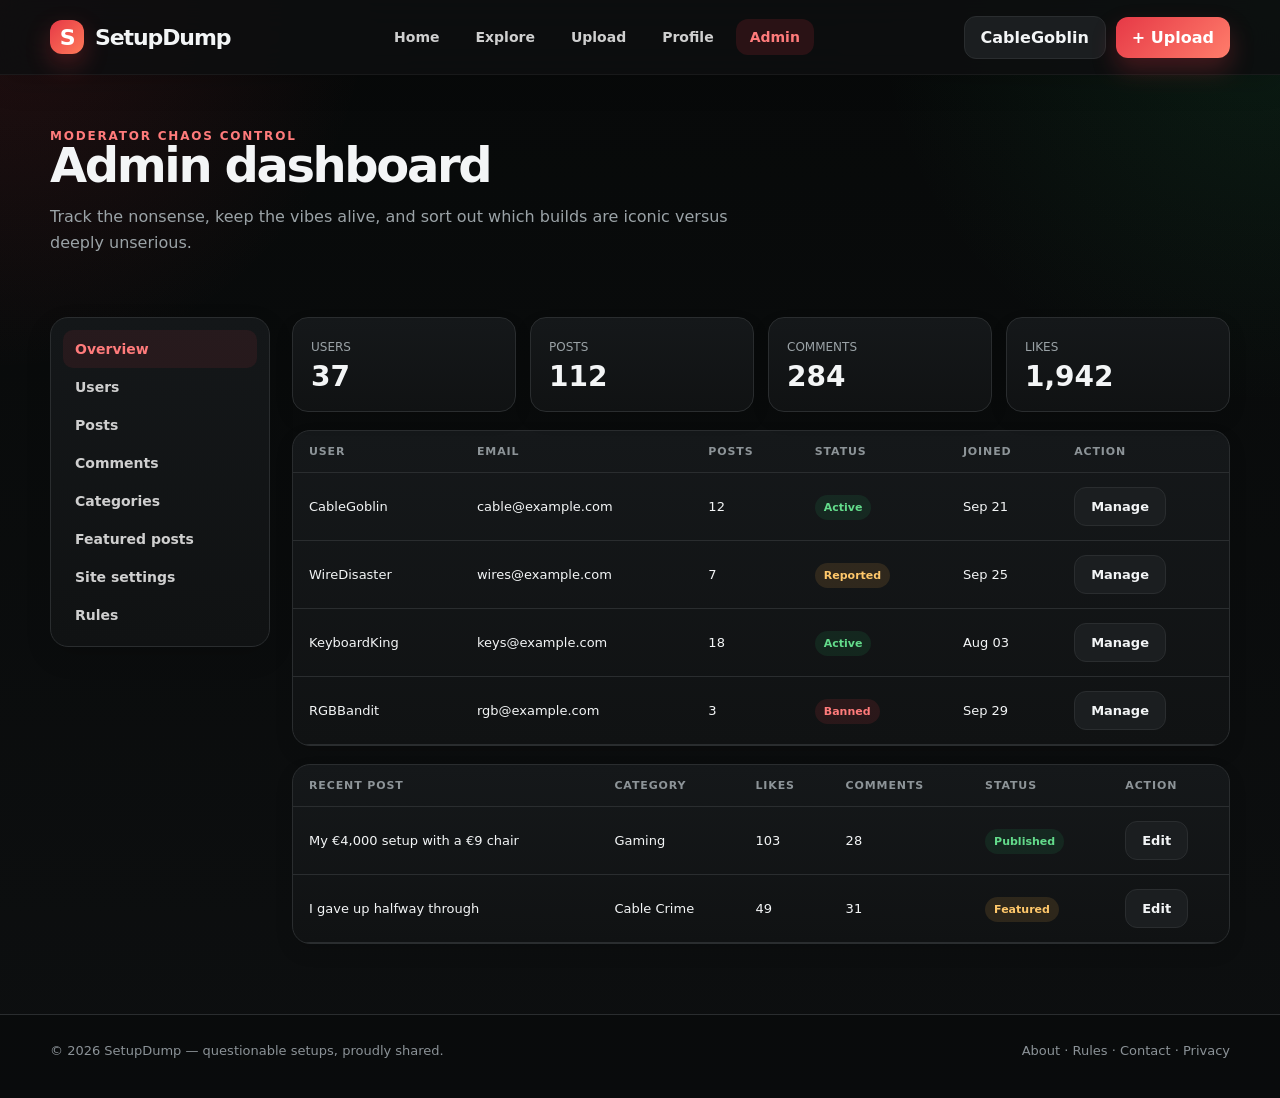
<file: SetupDump-Frontend-Mockup/admin.html>
<!doctype html>
<html lang="en">
<head>
<meta charset="utf-8">
<meta name="viewport" content="width=device-width,initial-scale=1">
<title>Admin — SetupDump</title>
<link rel="stylesheet" href="css/style.css">
</head>
<body>

<nav class="nav">
  <div class="container nav-inner">
    <a href="index.html" class="brand">
      <span class="brand-mark">S</span>
      SetupDump
    </a>
    <div class="nav-links">
      <a href="index.html">Home</a>
      <a href="explore.html">Explore</a>
      <a href="upload.html">Upload</a>
      <a href="profile.html">Profile</a>
      <a href="admin.html" class="active">Admin</a>
    </div>
    <div class="actions">
      <a class="btn btn-secondary" href="profile.html">CableGoblin</a>
      <a class="btn btn-primary" href="upload.html">+ Upload</a>
    </div>
  </div>
</nav>


<main class="container">
  <section class="page-head">
    <div class="eyebrow">moderator chaos control</div>
    <h1>Admin dashboard</h1>
    <p>Track the nonsense, keep the vibes alive, and sort out which builds are iconic versus deeply unserious.</p>
  </section>
  <section class="admin-layout">
    <aside class="admin-nav">
      <a class="active" href="#">Overview</a>
      <a href="#">Users</a>
      <a href="#">Posts</a>
      <a href="#">Comments</a>
      <a href="#">Categories</a>
      <a href="#">Featured posts</a>
      <a href="#">Site settings</a>
      <a href="#">Rules</a>
    </aside>
    <div>
      <div class="kpi-grid">
        <div class="kpi"><span>USERS</span><strong>37</strong></div>
        <div class="kpi"><span>POSTS</span><strong>112</strong></div>
        <div class="kpi"><span>COMMENTS</span><strong>284</strong></div>
        <div class="kpi"><span>LIKES</span><strong>1,942</strong></div>
      </div>
      <div class="table-wrap">
        <table>
          <thead><tr><th>User</th><th>Email</th><th>Posts</th><th>Status</th><th>Joined</th><th>Action</th></tr></thead>
          <tbody>
            <tr><td>CableGoblin</td><td>cable@example.com</td><td>12</td><td><span class="badge">Active</span></td><td>Sep 21</td><td><button class="btn btn-secondary">Manage</button></td></tr>
            <tr><td>WireDisaster</td><td>wires@example.com</td><td>7</td><td><span class="badge warn">Reported</span></td><td>Sep 25</td><td><button class="btn btn-secondary">Manage</button></td></tr>
            <tr><td>KeyboardKing</td><td>keys@example.com</td><td>18</td><td><span class="badge">Active</span></td><td>Aug 03</td><td><button class="btn btn-secondary">Manage</button></td></tr>
            <tr><td>RGBBandit</td><td>rgb@example.com</td><td>3</td><td><span class="badge danger">Banned</span></td><td>Sep 29</td><td><button class="btn btn-secondary">Manage</button></td></tr>
          </tbody>
        </table>
      </div>
      <div class="table-wrap">
        <table>
          <thead><tr><th>Recent post</th><th>Category</th><th>Likes</th><th>Comments</th><th>Status</th><th>Action</th></tr></thead>
          <tbody>
            <tr><td>My €4,000 setup with a €9 chair</td><td>Gaming</td><td>103</td><td>28</td><td><span class="badge">Published</span></td><td><button class="btn btn-secondary">Edit</button></td></tr>
            <tr><td>I gave up halfway through</td><td>Cable Crime</td><td>49</td><td>31</td><td><span class="badge warn">Featured</span></td><td><button class="btn btn-secondary">Edit</button></td></tr>
          </tbody>
        </table>
      </div>
    </div>
  </section>
</main>


<footer class="footer">
  <div class="container footer-row">
    <div>© 2026 SetupDump — questionable setups, proudly shared.</div>
    <div>About · Rules · Contact · Privacy</div>
  </div>
</footer>

<script src="js/app.js"></script>
</body>
</html>
</file>
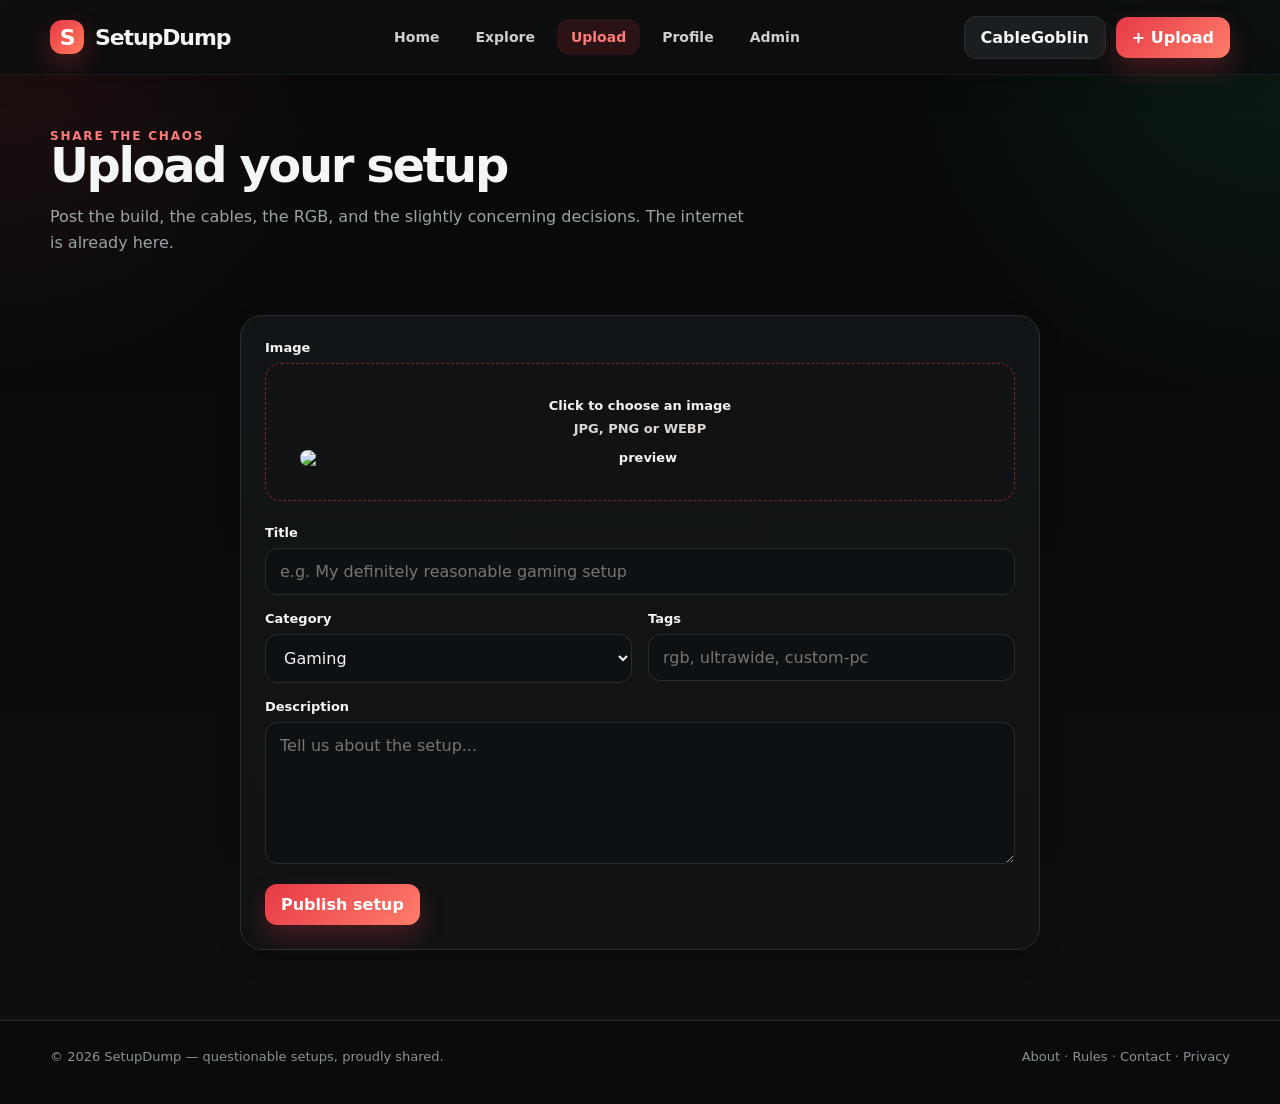
<file: SetupDump-Frontend-Mockup/upload.html>
<!doctype html>
<html lang="en">
<head>
<meta charset="utf-8">
<meta name="viewport" content="width=device-width,initial-scale=1">
<title>Upload — SetupDump</title>
<link rel="stylesheet" href="css/style.css">
</head>
<body>

<nav class="nav">
  <div class="container nav-inner">
    <a href="index.html" class="brand">
      <span class="brand-mark">S</span>
      SetupDump
    </a>
    <div class="nav-links">
      <a href="index.html">Home</a>
      <a href="explore.html">Explore</a>
      <a href="upload.html" class="active">Upload</a>
      <a href="profile.html">Profile</a>
      <a href="admin.html">Admin</a>
    </div>
    <div class="actions">
      <a class="btn btn-secondary" href="profile.html">CableGoblin</a>
      <a class="btn btn-primary" href="upload.html">+ Upload</a>
    </div>
  </div>
</nav>


<main class="container">
  <section class="page-head">
    <div class="eyebrow">share the chaos</div>
    <h1>Upload your setup</h1>
    <p>Post the build, the cables, the RGB, and the slightly concerning decisions. The internet is already here.</p>
  </section>
  <form class="form-card" data-demo-form>
    <div class="form-grid">
      <div class="field full">
        <label>Image</label>
        <label class="upload-zone">
          <strong>Click to choose an image</strong>
          <div class="meta" style="justify-content:center;margin-top:8px">JPG, PNG or WEBP</div>
          <input id="imageInput" type="file" accept="image/*" hidden>
          <img id="preview" hidden alt="preview">
        </label>
      </div>
      <div class="field full"><label>Title</label><input class="input" placeholder="e.g. My definitely reasonable gaming setup"></div>
      <div class="field"><label>Category</label><select class="select"><option>Gaming</option><option>Home Server</option><option>Budget</option><option>Workstation</option><option>Keyboard</option><option>Cable Crime</option></select></div>
      <div class="field"><label>Tags</label><input class="input" placeholder="rgb, ultrawide, custom-pc"></div>
      <div class="field full"><label>Description</label><textarea class="textarea" rows="6" placeholder="Tell us about the setup..."></textarea></div>
      <div class="field full"><button class="btn btn-primary" type="submit">Publish setup</button></div>
    </div>
  </form>
</main>


<footer class="footer">
  <div class="container footer-row">
    <div>© 2026 SetupDump — questionable setups, proudly shared.</div>
    <div>About · Rules · Contact · Privacy</div>
  </div>
</footer>

<script src="js/app.js"></script>
</body>
</html>
</file>
<file: SetupDump-Frontend-Mockup/css/style.css>
:root{
  --bg:#070909;
  --bg-soft:#101213;
  --panel:#111314;
  --panel-strong:#181b1d;
  --panel-alt:#1b1e20;
  --text:#f3f5f6;
  --text-soft:#cfcfcf;
  --muted:#9ba3a7;
  --line:#2a2d2f;
  --accent:#e63946;
  --accent-strong:#ff5d5d;
  --accent-soft:#2a1215;
  --accent-deep:#ff7b7b;
  --green:#27ae60;
  --green-soft:#152d23;
  --green-bright:#63db8b;
  --shadow:0 24px 54px rgba(0,0,0,.28);
  --radius:20px;
}
*{box-sizing:border-box}
html{scroll-behavior:smooth}
body{
  margin:0;
  font-family:Inter,ui-sans-serif,system-ui,-apple-system,BlinkMacSystemFont,"Segoe UI",sans-serif;
  background:
    radial-gradient(circle at top left, rgba(230,57,70,.12), transparent 22%),
    radial-gradient(circle at top right, rgba(39,174,96,.12), transparent 24%),
    linear-gradient(180deg, #070909 0%, #0d0f10 100%);
  color:var(--text);
  min-height:100vh;
}
a{text-decoration:none;color:inherit}
img{max-width:100%;display:block}
button,input,textarea,select{font:inherit}
.container{width:min(1180px, calc(100% - 32px));margin:auto}
.nav{
  position:sticky;top:0;z-index:50;
  backdrop-filter:blur(18px);
  background:rgba(13,15,16,.85);
  border-bottom:1px solid rgba(255,255,255,.05);
  box-shadow:0 8px 30px rgba(0,0,0,.16)
}
.nav-inner{height:74px;display:flex;align-items:center;justify-content:space-between;gap:24px}
.brand{display:flex;align-items:center;gap:11px;font-weight:900;letter-spacing:-.05em;font-size:22px;color:var(--text)}
.brand-mark{
  width:34px;height:34px;border-radius:12px;
  background:linear-gradient(135deg,var(--accent),#ff7a59);
  display:grid;place-items:center;box-shadow:0 10px 24px rgba(230,57,70,.28);
  color:#fff;font-weight:900
}
.nav-links{display:flex;gap:8px;align-items:center}
.nav-links a{color:var(--text-soft);padding:10px 14px;border-radius:12px;font-size:14px;font-weight:800}
.nav-links a:hover,.nav-links a.active{background:var(--accent-soft);color:var(--accent-deep)}
.actions{display:flex;gap:10px;align-items:center}
.btn{
  border:0;border-radius:12px;padding:11px 16px;cursor:pointer;
  font-weight:900;display:inline-flex;align-items:center;justify-content:center;gap:8px;
  transition:transform .18s ease, box-shadow .18s ease, filter .18s ease
}
.btn:hover{transform:translateY(-1px);filter:brightness(1.08)}
.btn-primary{background:linear-gradient(135deg,var(--accent),#ff7d6b);color:white;box-shadow:0 12px 24px rgba(230,57,70,.25)}
.btn-secondary{background:var(--panel-alt);color:var(--text);border:1px solid var(--line)}
.btn-danger{background:rgba(230,57,70,.12);color:var(--accent-deep);border:1px solid rgba(230,57,70,.28)}
.hero{padding:76px 0 50px}
.hero-grid{display:grid;grid-template-columns:1.05fr .95fr;gap:40px;align-items:center}
.eyebrow{color:var(--accent-deep);font-size:12px;font-weight:900;text-transform:uppercase;letter-spacing:.15em}
h1{font-size:clamp(44px,7vw,82px);line-height:.94;letter-spacing:-.06em;margin:14px 0 18px;max-width:780px; color:var(--text)}
.lead{font-size:18px;color:var(--text-soft);max-width:660px;line-height:1.65}
.hero-actions{display:flex;gap:12px;margin-top:26px;flex-wrap:wrap}
.hero-card{
  min-height:470px;border:1px solid rgba(255,255,255,.06);border-radius:28px;
  background:
    linear-gradient(180deg, rgba(18,17,17,.14), rgba(18,17,17,.78)),
    url('https://images.unsplash.com/photo-1598550476439-6847785fcea6?auto=format&fit=crop&w=1200&q=80') center/cover;
  position:relative;overflow:hidden;box-shadow:var(--shadow)
}
.hero-card .overlay{position:absolute;left:24px;right:24px;bottom:24px}
.tag{display:inline-flex;padding:7px 11px;border-radius:999px;background:rgba(255,255,255,.09);border:1px solid rgba(255,255,255,.12);font-size:12px;font-weight:800;color:#fff}
.hero-card h3{font-size:30px;letter-spacing:-.04em;margin:12px 0 8px;color:#fff}
.meta{display:flex;gap:14px;color:#ddd6d2;font-size:13px;flex-wrap:wrap}
.section{padding:20px 0 42px}
.section-head{display:flex;justify-content:space-between;align-items:end;gap:20px;margin-bottom:22px}
.section-head h2{font-size:30px;letter-spacing:-.05em;margin:0;color:var(--text)}
.section-head p{color:var(--muted);margin:8px 0 0}
.feed-shell{display:grid;grid-template-columns:220px minmax(0,1fr) 240px;gap:20px;align-items:start;max-width:1180px;margin:0 auto}
.feed-shell .sidebar{background:linear-gradient(180deg,#121517,#0b0d0f);border:1px solid var(--line);border-radius:18px;padding:18px;position:sticky;top:94px}
.feed-shell .sidebar h3{margin:0 0 14px;font-size:14px;letter-spacing:.08em;color:var(--muted);text-transform:uppercase}
.feed-shell .sidebar a{display:block;padding:10px 12px;border-radius:12px;color:var(--text-soft);font-weight:700;margin-bottom:6px}
.feed-shell .sidebar a.active,.feed-shell .sidebar a:hover{background:rgba(230,57,70,.08);color:var(--text)}
.feed-shell .main-feed{width:min(100%, 800px);margin:0 auto}
.grid{display:grid;grid-template-columns:1fr;gap:14px}
.card{
  position:relative;background:linear-gradient(180deg, rgba(24,27,29,.98), rgba(15,17,18,.98));
  border:1px solid var(--line);border-radius:18px;overflow:hidden;box-shadow:0 14px 30px rgba(0,0,0,.18);
  transition:.22s transform,.22s box-shadow,.22s border-color;
  padding-left:68px;min-height:180px
}
.card::before{
  content:"▲\A▼";white-space:pre;position:absolute;left:0;top:0;bottom:0;width:64px;
  background:linear-gradient(180deg,#0d0f11,#171a1d);border-right:1px solid var(--line);
  display:flex;flex-direction:column;justify-content:center;align-items:center;color:#d6dbe2;font-size:12px;font-weight:900;line-height:1.8
}
.card:hover{transform:translateY(-3px);box-shadow:0 18px 36px rgba(0,0,0,.22);border-color:#413d3b}
.card-image{aspect-ratio:16/9;object-fit:cover;width:100%;display:block;border-bottom:1px solid var(--line)}
.card-body{padding:14px 16px 16px}
.card-title{font-size:19px;font-weight:800;margin:0 0 7px;letter-spacing:-.03em;color:var(--text)}
.card-desc{color:var(--text-soft);font-size:13px;line-height:1.55}
.card-footer{display:flex;justify-content:space-between;align-items:center;gap:12px;margin-top:14px;color:var(--text-soft);font-size:13px}
.user{display:flex;align-items:center;gap:9px;min-width:0}
.avatar{width:30px;height:30px;border-radius:50%;background:linear-gradient(135deg,var(--accent),var(--green));display:grid;place-items:center;font-weight:900;font-size:12px;color:white}
.engagement{display:flex;align-items:center;gap:8px;flex-wrap:wrap;justify-content:flex-end}
.like-btn,
.comment-btn{
  border:1px solid var(--line);background:var(--panel-alt);color:var(--text-soft);cursor:pointer;
  font-weight:800;padding:8px 12px;border-radius:999px;display:inline-flex;align-items:center;gap:6px;line-height:1
}
.like-btn{background:rgba(230,57,70,.10);border-color:rgba(230,57,70,.22);color:#ff8f8f}
.like-btn.liked{background:rgba(39,174,96,.12);border-color:rgba(39,174,96,.28);color:var(--green-bright)}
.comment-btn{background:rgba(39,174,96,.08);border-color:rgba(39,174,96,.2);color:var(--green-bright)}
.chips{display:flex;flex-wrap:wrap;gap:8px;margin:18px 0 22px}
.chip{border:1px solid var(--line);background:var(--panel-alt);padding:9px 12px;border-radius:999px;color:var(--text-soft);cursor:pointer;font-size:13px;font-weight:800}
.chip.active,.chip:hover{background:linear-gradient(135deg,rgba(230,57,70,.12),rgba(39,174,96,.12));border-color:rgba(255,255,255,.12);color:var(--text)}
.toolbar{display:flex;gap:12px;flex-wrap:wrap;margin:18px 0 24px}
.input,.select,.textarea{
  width:100%;background:#0e1113;border:1px solid var(--line);color:var(--text);border-radius:12px;padding:13px 14px;outline:none
}
.input:focus,.select:focus,.textarea:focus{border-color:#ff7a59;box-shadow:0 0 0 4px rgba(230,57,70,.1)}
.search{flex:1;min-width:240px}
.page-head{padding:54px 0 12px}
.page-head h1{font-size:48px;margin:0 0 10px;letter-spacing:-.05em}
.page-head p{color:var(--muted);max-width:700px;line-height:1.6}
.post-layout{display:grid;grid-template-columns:minmax(0,1.3fr) minmax(300px,.7fr);gap:22px;padding:34px 0 60px}
.post-image-wrap{background:var(--panel);border:1px solid var(--line);border-radius:22px;overflow:hidden;box-shadow:var(--shadow)}
.post-image-wrap img{width:100%;aspect-ratio:16/11;object-fit:cover}
.side-panel{background:linear-gradient(180deg,#141719,#0f1112);border:1px solid var(--line);border-radius:22px;padding:22px;height:max-content;box-shadow:0 10px 22px rgba(0,0,0,.16)}
.side-panel h2{margin:10px 0 8px;font-size:30px;letter-spacing:-.04em;color:var(--text)}
.stats{display:flex;gap:10px;margin:18px 0}
.stat{flex:1;background:var(--panel-alt);border:1px solid var(--line);padding:14px;border-radius:14px;text-align:center}
.stat strong{display:block;font-size:20px;color:var(--text)}.stat span{font-size:12px;color:var(--muted)}
.comments{margin-top:20px}.comment{padding:14px 0;border-top:1px solid var(--line)}
.comment strong{font-size:13px;color:var(--text)}.comment p{margin:5px 0 0;color:var(--text-soft);line-height:1.5}
.profile-top{display:grid;grid-template-columns:150px 1fr auto;gap:24px;align-items:center;background:linear-gradient(180deg,#141719,#101213);border:1px solid var(--line);border-radius:22px;padding:26px;box-shadow:0 10px 26px rgba(0,0,0,.14)}
.profile-avatar{width:150px;height:150px;border-radius:24px;background:linear-gradient(135deg,var(--accent),var(--green));display:grid;place-items:center;font-size:44px;font-weight:900;color:#fff}
.profile-info h1{font-size:38px;margin:0 0 8px;letter-spacing:-.05em}.profile-info p{color:var(--text-soft);max-width:630px;line-height:1.6}
.profile-stats{display:flex;gap:22px;margin-top:18px}.profile-stats strong{display:block;font-size:22px;color:var(--text)}.profile-stats span{font-size:12px;color:var(--muted)}
.form-card{max-width:800px;margin:32px auto 70px;background:linear-gradient(180deg,#121517,#101213);border:1px solid var(--line);border-radius:22px;padding:24px;box-shadow:0 10px 26px rgba(0,0,0,.14)}
.form-grid{display:grid;grid-template-columns:1fr 1fr;gap:16px}.field label{display:block;font-size:13px;font-weight:800;margin:0 0 8px;color:var(--text)}.field.full{grid-column:1/-1}
.upload-zone{border:1.5px dashed rgba(230,57,70,.5);border-radius:16px;padding:34px;text-align:center;background:var(--bg-soft);cursor:pointer;transition:border-color .2s ease, background .2s ease}
.upload-zone:hover{border-color:var(--green);background:#171d1a}.upload-zone img{max-height:300px;margin:14px auto 0;border-radius:12px}
.admin-layout{display:grid;grid-template-columns:220px 1fr;gap:22px;padding:34px 0 70px}
.admin-nav{background:linear-gradient(180deg,#141719,#101213);border:1px solid var(--line);border-radius:18px;padding:12px;height:max-content;position:sticky;top:92px;box-shadow:0 10px 26px rgba(0,0,0,.14)}
.admin-nav a{display:block;padding:11px 12px;border-radius:10px;color:var(--text-soft);font-size:14px;font-weight:800}
.admin-nav a:hover,.admin-nav a.active{background:rgba(230,57,70,.09);color:var(--accent-deep)}
.kpi-grid{display:grid;grid-template-columns:repeat(4,1fr);gap:14px}
.kpi{background:linear-gradient(180deg,#15181a,#101213);border:1px solid var(--line);border-radius:16px;padding:18px;box-shadow:0 8px 18px rgba(0,0,0,.12)}.kpi span{color:var(--muted);font-size:12px}.kpi strong{font-size:28px;display:block;margin-top:5px;color:var(--text)}
.table-wrap{margin-top:18px;background:linear-gradient(180deg,#15181a,#101213);border:1px solid var(--line);border-radius:18px;overflow:auto;box-shadow:0 8px 18px rgba(0,0,0,.12)}
table{width:100%;border-collapse:collapse;min-width:760px}th,td{padding:14px 16px;border-bottom:1px solid var(--line);text-align:left;font-size:13px;color:var(--text)}th{color:#8d9498;text-transform:uppercase;letter-spacing:.08em;font-size:11px}
.badge{padding:6px 9px;border-radius:999px;font-size:11px;font-weight:900;background:rgba(39,174,96,.12);color:var(--green-bright)}
.badge.warn{background:rgba(255,180,77,.12);color:#ffc86b}
.badge.danger{background:rgba(230,57,70,.12);color:var(--accent-deep)}
.footer{border-top:1px solid var(--line);padding:28px 0 40px;color:#8b9297;font-size:13px;background:rgba(6,8,9,.5)}
.footer-row{display:flex;justify-content:space-between;gap:20px;flex-wrap:wrap}
.toast{position:fixed;right:24px;bottom:24px;background:#121517;border:1px solid rgba(255,255,255,.08);padding:13px 15px;border-radius:12px;box-shadow:var(--shadow);opacity:0;transform:translateY(10px);pointer-events:none;transition:.2s;color:#fff}
.toast.show{opacity:1;transform:translateY(0)}
.empty{padding:40px;text-align:center;color:var(--muted)}
@media(max-width:900px){
  .container{width:min(100% - 18px, 760px)}
  .hero-grid,.post-layout,.admin-layout{grid-template-columns:1fr}
  .grid{grid-template-columns:1fr;gap:16px}
  .kpi-grid{grid-template-columns:repeat(2,1fr)}
  .profile-top{grid-template-columns:110px 1fr}.profile-avatar{width:110px;height:110px}.profile-top>.btn{grid-column:1/-1}
  .admin-nav{position:static}
  .feed-shell{grid-template-columns:1fr}
  .feed-shell .sidebar{position:static;order:-1}
  .feed-shell .main-feed{width:100%}
}
@media(max-width:650px){
  .container{width:min(100% - 14px, 480px)}
  .nav-links{display:none}
  .nav-inner{height:64px}
  .actions .btn-secondary{display:none}
  .grid{grid-template-columns:1fr;gap:14px}
  .hero{padding-top:32px;padding-bottom:28px}
  .hero-card{min-height:300px;border-radius:22px}
  .section-head{display:block}
  .section{padding:18px 0 28px}
  .card{padding-left:56px}
  .card::before{width:54px;font-size:10px}
  .card-body{padding:14px 14px 16px}
  .card-title{font-size:17px}
  .form-grid{grid-template-columns:1fr}.field.full{grid-column:auto}.profile-top{grid-template-columns:1fr}.profile-avatar{width:90px;height:90px}
  .kpi-grid{grid-template-columns:1fr 1fr}
}
</file>
